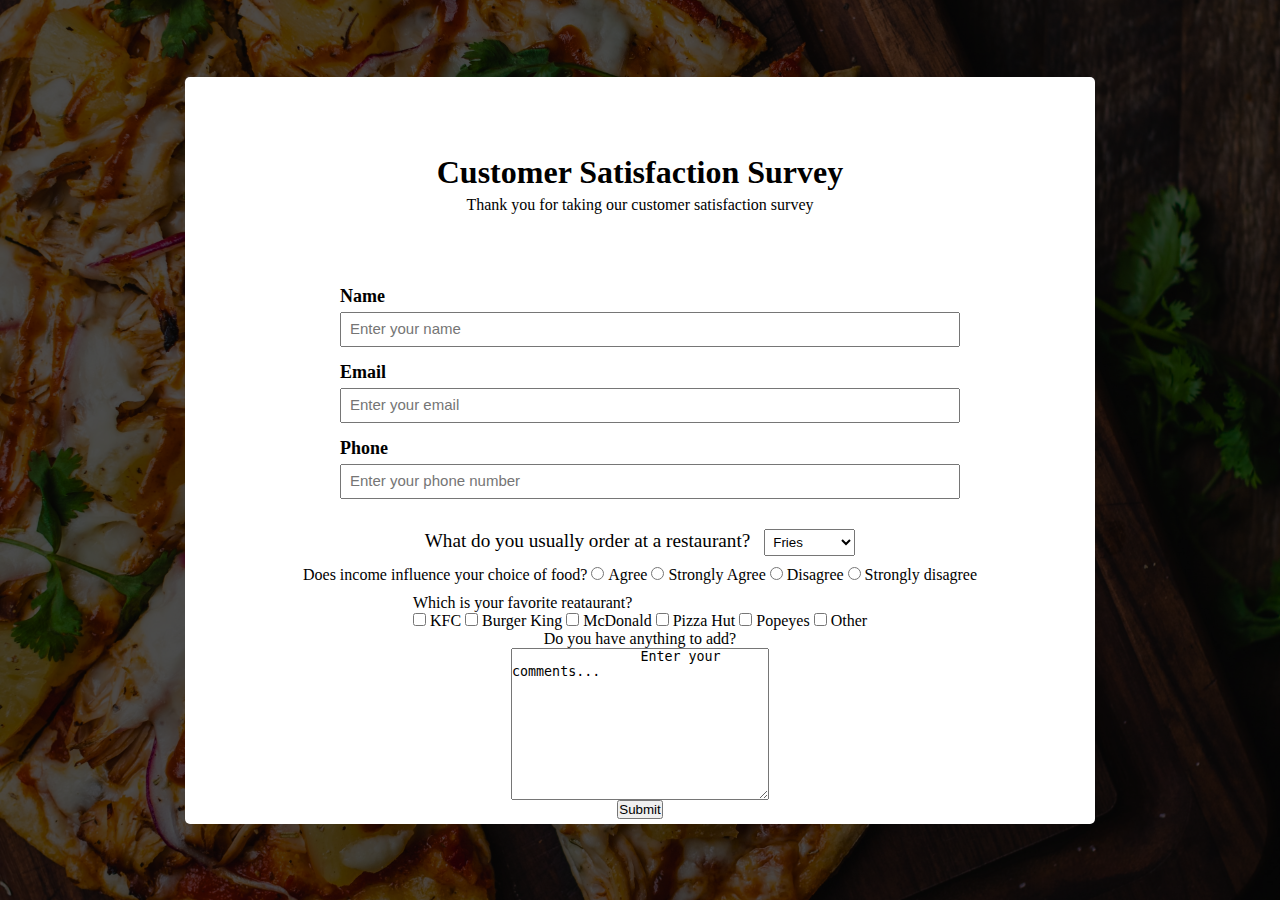
<file: FCC_Projects/Survey_Form/index.html>
<!DOCTYPE html>
<html lang="en">
<head>
    <meta charset="UTF-8">
    <meta name="viewport" content="width=device-width, initial-scale=1.0">
    <title>Survey Form</title>
    <link rel="stylesheet" href="style.css">
</head>
<body>
    <div class="container">
        <div class="header">
            <h1 id="title">Customer Satisfaction Survey</h1>
            <p id="description">Thank you for taking our customer satisfaction survey</p>
        </div>
    
        <form action="" id="survey-form">
            <div class="requirements">
                <label for="name-label">Name</label>
                <input type="text" id="name" placeholder="Enter your name">
    
                <label for="email-label">Email</label>
                <input type="email" id="email" placeholder="Enter your email">
    
                <label for="number-label">Phone</label>
                <input type="number" id="number"min="10" max="13" placeholder="Enter your phone number">
            </div>
    
            <!-- Dropdowns -->
            <div class="dropdowns">
                <label for="food">What do you usually order at a restaurant?</label>
                <select name="food" id="dropdown">
                    <option value="Fries">Fries</option>
                    <option value="Fried rice">Fried Rice</option>
                    <option value="Burgers">Burgers</option>
                    <option value="Pizza">Pizza</option>
                </select>
            </div>
    
            <!-- Radio Button -->
            <div class="radio_btns">
                <label for="">Does income influence your choice of food?</label>
    
                <input type="radio" name="choice">
                <label for="">Agree</label>
                <input type="radio" name="choice">
                <label for="">Strongly Agree</label>
                <input type="radio" name="choice">
                <label for="">Disagree</label>
                <input type="radio" name="choice">
                <label for="">Strongly disagree</label>
            </div>
    
            <!-- Checkboxes  -->
            <div class="checkboxes">
                <p>Which is your favorite reataurant?</p>
    
                <input type="checkbox" value="kfc">
                <label for="">KFC</label>
    
                <input type="checkbox" value="burger_king">
                <label for="">Burger King</label>
    
                <input type="checkbox" value="mcdonald">
                <label for="">McDonald</label>
    
                <input type="checkbox" value="pizza_hut">
                <label for="">Pizza Hut</label>
    
                <input type="checkbox" value="popeyes">
                <label for="">Popeyes</label>
    
                <input type="checkbox" value="other">
                <label for="">Other</label>
            </div>
    
            <!-- Additional Comments -->
            <p>Do you have anything to add?</p>
            <textarea name="" id="" cols="30" rows="10">
                Enter your comments...
            </textarea>
            
            <div class="btn">
                <input type="submit" id="submit"></input>
            </div>
        </form>
    </div>
    
</body>
</html>
</file>
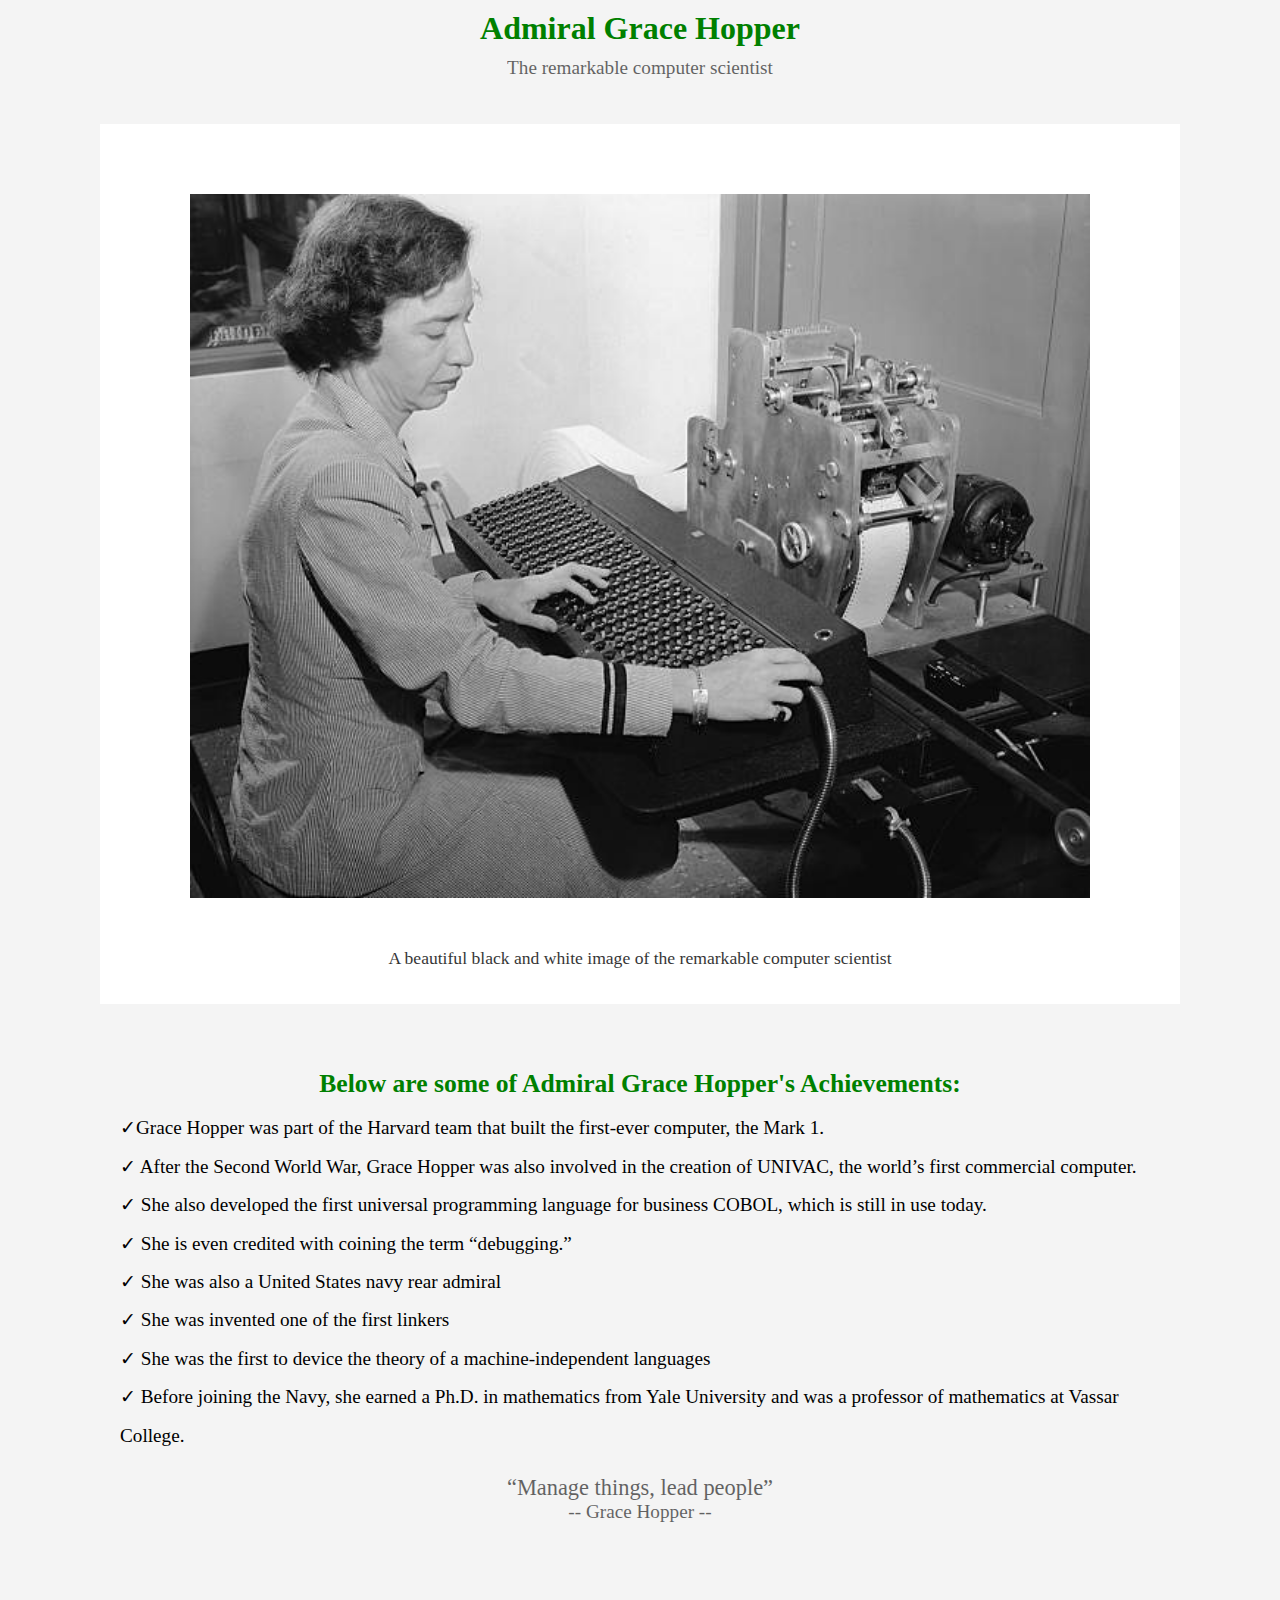
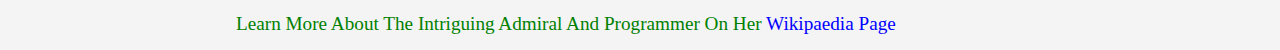
<file: FCC_Projects/Tribute_Page/index.html>
<!DOCTYPE html>
<html lang="en">
<head>
    <meta charset="UTF-8">
    <meta name="viewport" content="width=device-width, initial-scale=1.0">
    <title>Grace Hopper Tribute Page</title>
    <link rel="stylesheet" href="style.css">
</head>
<body>
    <main id="main">
        <div id="title-container">
            <h1 id="title">Admiral Grace Hopper</h1>
            <p class="description">The remarkable computer scientist</p>
        </div>

        <div id="img-div">
            <img src="imgs/Grace_Hopper2.jpg" alt="" id="image">
            <p id="img-caption" class="caption">
                A beautiful black and white image of the remarkable computer scientist
            </p>
        </div>
        <div id="tribute-info">
            <h3>Below are some of Admiral Grace Hopper's <span>Achievements:</span></h3>
            <ul>
                <li><span>&check;</span>Grace Hopper was part of the Harvard team that built the first-ever computer, the Mark 1.</li>
                <li><span>&check;</span> After the Second World War, Grace Hopper was also involved in the creation of  UNIVAC, the world’s first commercial computer.</li>
                <li><span>&check;</span> She also developed the first universal programming language for business COBOL, which is still in use today. </li>
                <li><span>&check;</span> She is even credited with coining the term “debugging.”</li>
                <li><span>&check;</span> She was also a United States navy rear admiral</li>
                <li><span>&check;</span> She was invented one of the first linkers</li>
                <li><span>&check;</span> She was the first to device the theory of a machine-independent languages</li>
                <li><span>&check;</span> Before joining the Navy, she earned a Ph.D. in mathematics from Yale University and was a professor of mathematics at Vassar College.</li>
            </ul>
        </div>

        <div class="quote">
            <blockquote>
                <q>Manage things, lead people</q>
                <p>-- Grace Hopper --</p>
            </blockquote>
        </div>

        <div class="link">
            <a href="https://en.wikipedia.org/wiki/Grace_Hopper" id="tribute-link" target="_blank">Learn more about the intriguing Admiral and Programmer on her <span>Wikipaedia page</span></a>
        </div>
    </main>
</body>
</html>
</file>
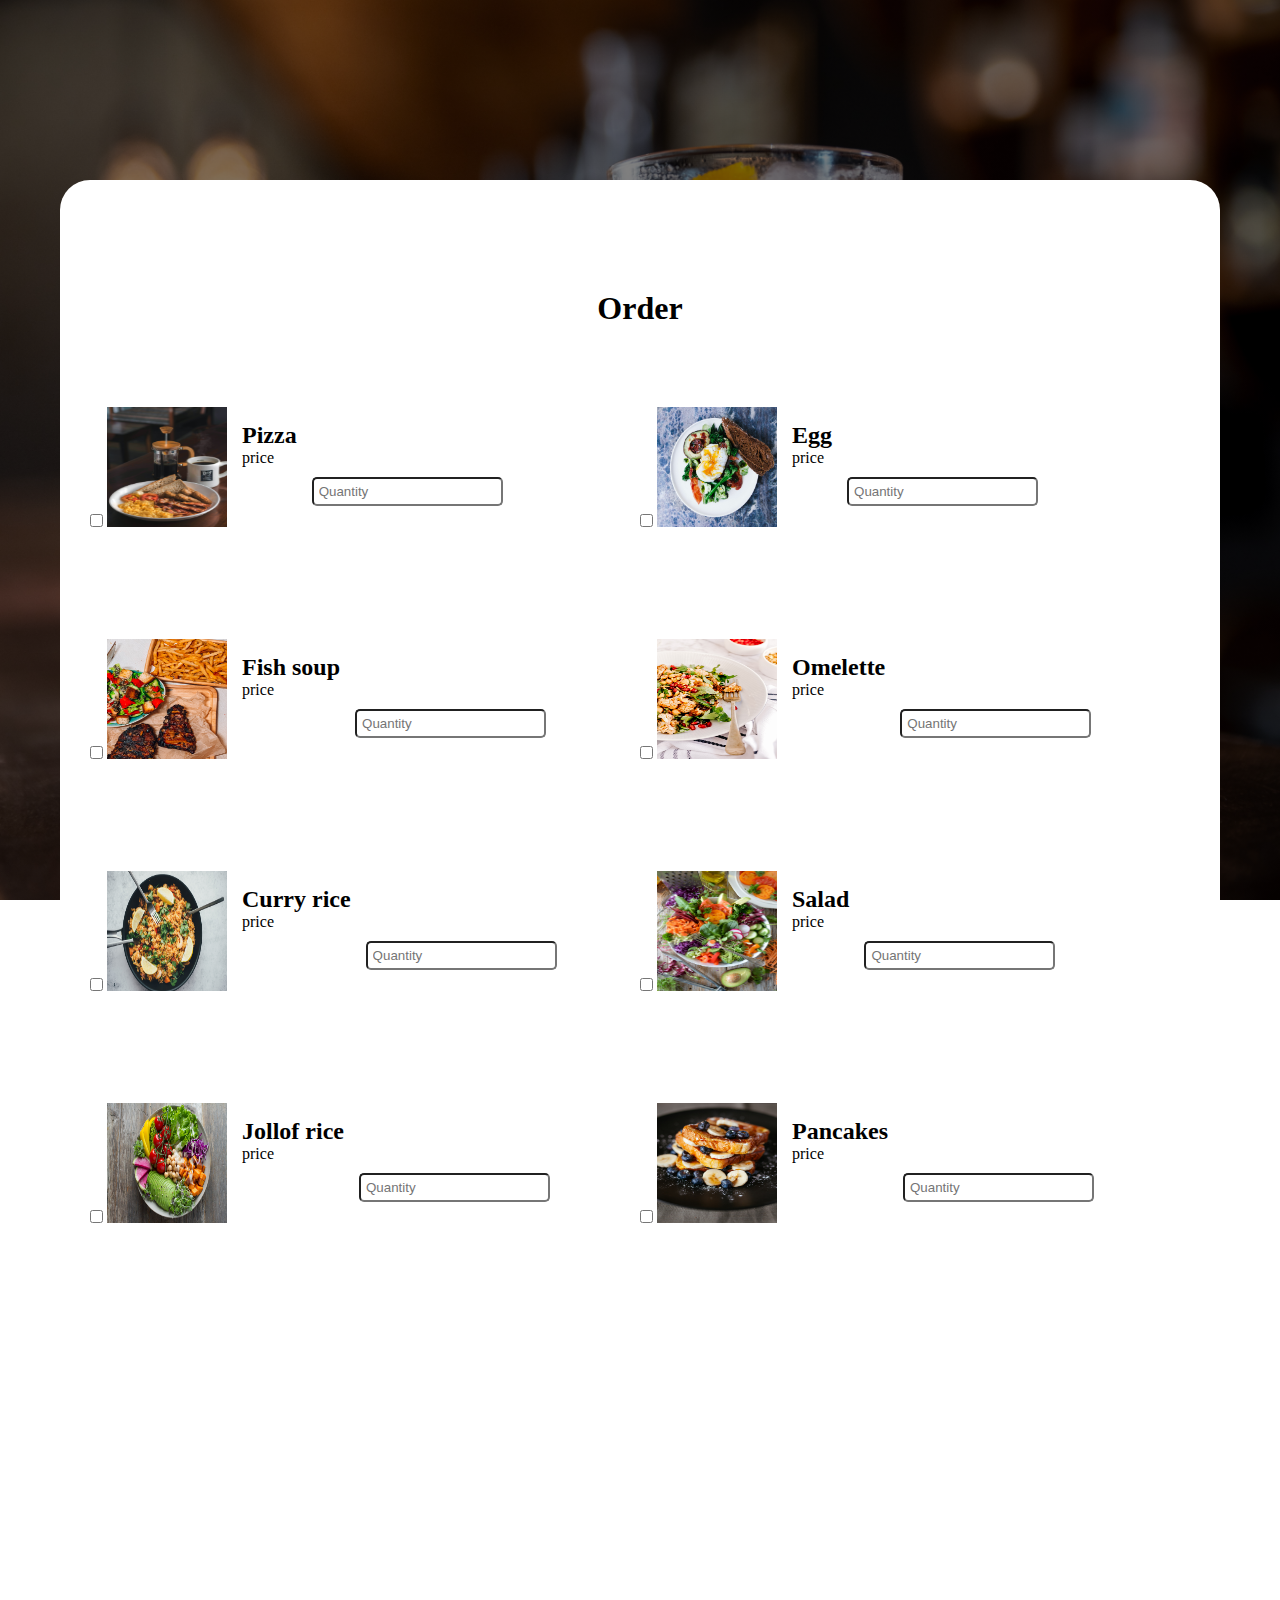
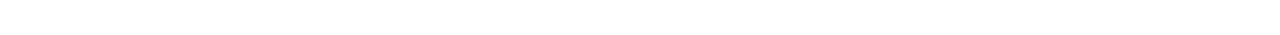
<file: Bon_Apetite/contacts.html>
<!DOCTYPE html>
<html lang="en">
<head>
    <meta charset="UTF-8">
    <meta name="viewport" content="width=device-width, initial-scale=1.0">
    <title>Contact Page</title>
    <link rel="stylesheet" href="contacts-style.css">
</head>
<body>

    <section>
        <h1>Order</h1>
        <div class="order-main">
            <div class="order-item">
                <div class="box-img">
                    <input type="checkbox">
                    <img src="./imgs/food/food1.jpg" alt="">
                </div>
                <div class="text-price">
                    <h2>Pizza</h2>
                    <p>price</p>
                </div>
                <div class="box">
                    <label for=""></label>
                    <input type="number" placeholder="Quantity" name="">
                </div>
            </div> 
            
            <div class="order-item">
                <div class="box-img">
                    <input type="checkbox">
                    <img src="./imgs/food/food2.jpg" alt="">
                </div>
                <div class="text-price">
                    <h2>Egg</h2>
                    <p>price</p>
                </div>
                <div class="box">
                    <label for=""></label>
                    <input type="number" placeholder="Quantity" name="">
                </div>
            </div> 

            <div class="order-item">
                <div class="box-img">
                    <input type="checkbox">
                    <img src="./imgs/food/food3.jpg" alt="">
                </div>
                <div class="text-price">
                    <h2>Fish soup</h2>
                    <p>price</p>
                </div>
                <div class="box">
                    <label for=""></label>
                    <input type="number" placeholder="Quantity" name="">
                </div>
            </div> 

            <div class="order-item">
                <div class="box-img">
                    <input type="checkbox">
                    <img src="./imgs/food/food4.jpg" alt="">
                </div>
                <div class="text-price">
                    <h2>Omelette</h2>
                    <p>price</p>
                </div>
                <div class="box">
                    <label for=""></label>
                    <input type="number" placeholder="Quantity" name="">
                </div>
            </div> 

            <div class="order-item">
                <div class="box-img">
                    <input type="checkbox">
                    <img src="./imgs/food/food5.jpg" alt="">
                </div>
                <div class="text-price">
                    <h2>Curry rice</h2>
                    <p>price</p>
                </div>
                <div class="box">
                    <label for=""></label>
                    <input type="number" placeholder="Quantity" name="">
                </div>
            </div> 

            <div class="order-item">
                <div class="box-img">
                    <input type="checkbox">
                    <img src="./imgs/food/food6.jpg" alt="">
                </div>
                <div class="text-price">
                    <h2>Salad</h2>
                    <p>price</p>
                </div>
                <div class="box">
                    <label for=""></label>
                    <input type="number" placeholder="Quantity" name="">
                </div>
            </div> 

            <div class="order-item">
                <div class="box-img">
                    <input type="checkbox">
                    <img src="./imgs/food/food7.jpg" alt="">
                </div>
                <div class="text-price">
                    <h2>Jollof rice</h2>
                    <p>price</p>
                </div>
                <div class="box">
                    <label for=""></label>
                    <input type="number" placeholder="Quantity" name="">
                </div>
            </div> 

            <div class="order-item">
                <div class="box-img">
                    <input type="checkbox">
                    <img src="./imgs/food/food8.jpg" alt="">
                </div>
                <div class="text-price">
                    <h2>Pancakes</h2>
                    <p>price</p>
                </div>
                <div class="box">
                    <label for=""></label>
                    <input type="number" placeholder="Quantity" name="">
                </div>
            </div> 

        </div>
    </section>
    
</body>
</html>
</file>
<file: FCC_Projects/Survey_Form/style.css>
*{
    margin: 0;
    padding: 0;
}

body{
    background: url(imgs/food.jpg);
    background-color: rgba(0, 0, 0, 0.7);
    background-blend-mode: darken;
    background-position: center center;
    background-size: cover;
    background-repeat: no-repeat;
    display: flex;
    flex-direction: column;
    justify-content: center;
    align-items: center;
    height: 100vh;
}

.container{
    width: 900px;
    margin: 0 auto;
    background-color: white;
    padding: 5px;
    border-radius: 5px;
}

.header{
    width: 100%;
    margin: 0 auto;
}

.header #title{
    text-align: center;
    margin-bottom: 5px;
    margin-top: 8vh;
}

.header #description{
    text-align: center;
    margin-bottom: 8vh  ;
}

form{
    display: flex;
    flex-direction: column;
    justify-content: center;
    align-items: center;
}

.requirements{
    width: 600px;
    /* height: 20px; */
    margin-bottom: 15px;
}

.requirements label{
    display: block;
    font-size: 18px;
    font-weight: bold;
    margin-bottom: 5px;
}

.requirements input{
    width: 100%;
    height: auto;
    padding: 8px;
    margin-bottom: 15px;
    outline: none;
}

.requirements input::placeholder{
    font-size: 15px;
}

/* dropdowns */
.dropdowns{
    margin-bottom: 10px;
}

.dropdowns label{
   font-size: 1.2rem;
}

.dropdowns select{
    padding: 4px;
    outline: none;
    margin-left: 10px;
}

.radio_btns{
    margin-bottom: 10px;
}

.radio_btns label{
    display: inline-block;
    font-size: 1.2remm;
}
</file>
<file: FCC_Projects/Tribute_Page/style.css>
*{
    margin: 0;
    padding: 0;
    box-sizing: border-box;
}

body{
    background: #f4f4f4;
}

#main{
    width: 1200px;
    margin: 5px auto;
}

#title-container{
    width: 90%;
    margin: 0 auto;
}

#main h1{
    text-align: center;
    color: green;
    margin: 10px;
    font-size: 2rem;
}

main .description{
    text-align: center;
    font-size: 1.2rem;
    margin-bottom: 20px;
    opacity: .6;
}

#img-div{
    width: 90%;
    /* height:60%; */
    background: white;
    text-align: center;
    padding: 20px;
    height: auto;
    margin: 5vh auto;
}

main #img-div img{
    width: 900px;
    max-width: 100%;
    height: auto;
    /* height: 76vh; */
    height: auto;
    /* margin-top: 35px; */
    display: block;
    margin: 50px auto;
}

main #img-div .caption{
    font-size: 1.1rem;
    opacity: .8;
    margin-bottom: 15px;
}

#tribute-info{
    width: 90%;
    height:auto;
    padding: 20px;
    margin: 0 auto;
}

#tribute-info h3{
    text-align: center;
    font-size: 1.6rem;
    margin-bottom: 10px;
    color: green;
}

#tribute-info li{
    list-style: none;
    line-height: 2em;
    font-size: 1.2rem;
}

main .quote{
    text-align: center;
    opacity: .6;
}

main .quote q{
    font-size: 1.4rem;
}

main .quote p{
    font-size: 1.2rem;
}

.link{
    position: relative;
    right: 5%;
    width: 100%;
}

a{
    color: green;
    display: inline-block;
    padding-bottom: 10px;
    font-size: 1.2rem;
    text-decoration: none;
    padding-left: 20vw;
    margin-top: 10vh;
    text-transform: capitalize;
}

a:hover{
    color:blue;
    text-decoration: none;
}

a span{
    color: blue;
}

a span:hover{
    color: blue;
    text-decoration: none;
}


/* Media Queries */

@media(max-width: 1100px){

    #main{
        width: 800px;
        margin: 0 auto;
    }

    #title-container{
        width: 50%;
        margin: 0 auto;
        text-align: center;
    }

    #title-container h1{
        text-align: center;
        font-size: 1.8em;
        color: red;
    }

    #title-container .description{
        font-size: 16.5px;
    }

    main #img-div{
        width: 90%;
        height:60%;
    }

    .link{
        position: relative;
        right: 10%;
        width: 100%;
        text-align: center;
        margin: 0 auto;
    }

}

/* Third Media Query */

@media(max-width: 600px){

    #main{
        width: 460px;
        margin: 0 auto;
    }
}

@media(max-width: 769px){

    #main{
        width: 700px;
        margin: 0 auto;
    }

    #title-container{
        width: 50%;
        margin: 0 auto;
        text-align: center;
    }

    #title-container h1{
        text-align: center;
        font-size: 1.8em;
    }

    #title-container .description{
        font-size: 16.5px;
    }

    main #img-div{
        width: 80%;
        height:60%;
    }

    .link{
        position: relative;
        right: 10%;
        width: 100%;
        text-align: center;
        margin: 0 auto;
    }

}

/* Third Media Query */

@media(max-width: 600px){

    #main{
        width: 460px;
        margin: 0 auto;
    }
}
</file>
<file: Bon_Apetite/contacts-style.css>
*{
    margin: 0;
    padding: 0;
}

:root{
    --main_color: #00f9ff;
    --gray: #f4f4f4;
}

body{
   /* background-color: var(--main_color); */

   background-image: linear-gradient(rgba(0,0,0,.5), rgba(0,0,0,.5)), url(./imgs/drinks3.jpg);
   background-position: center;
   background-size: cover;
   background-repeat: no-repeat;
   background-attachment: fixed; 
}

section h1{
    text-align: center;
    padding: 80px;
    font-size: 2em;
}

section{
    background:white;
    width: 1100px;
    height: 155vh;
    margin: 0 auto;
    border-radius: 30px;
    padding: 30px;
    margin-top: 20vh;
}

section .order-main{
    display: grid;
    grid-template-columns: repeat(2, 1fr);
}

section .order-main .order-item{
    margin-bottom: 12vh;
    display: flex;
}

/* section .order-main .order-item .box-img input[type="checkbox"]{
    padding-bottom: 50px;
} */

section .order-main .order-item .box input[type="number"]{
    padding: 5px;
    border-radius: 5px;
}

section .order-main .order-item .box-img img{
    width: 120px;
    height: 120px;

    background-position: center center;
    background-size: cover;
    background-repeat: no-repeat;
}

section .order-main .order-item .text-price{
    display: flex;
    flex-direction: column;
    margin: 15px;
}

/* section .order-main .order-item .box{
    position: relative;
} */

section .order-main .order-item .box{
    /* position: absolute; */
    margin-top: 70px;
    margin-right: 50px;
}
</file>
